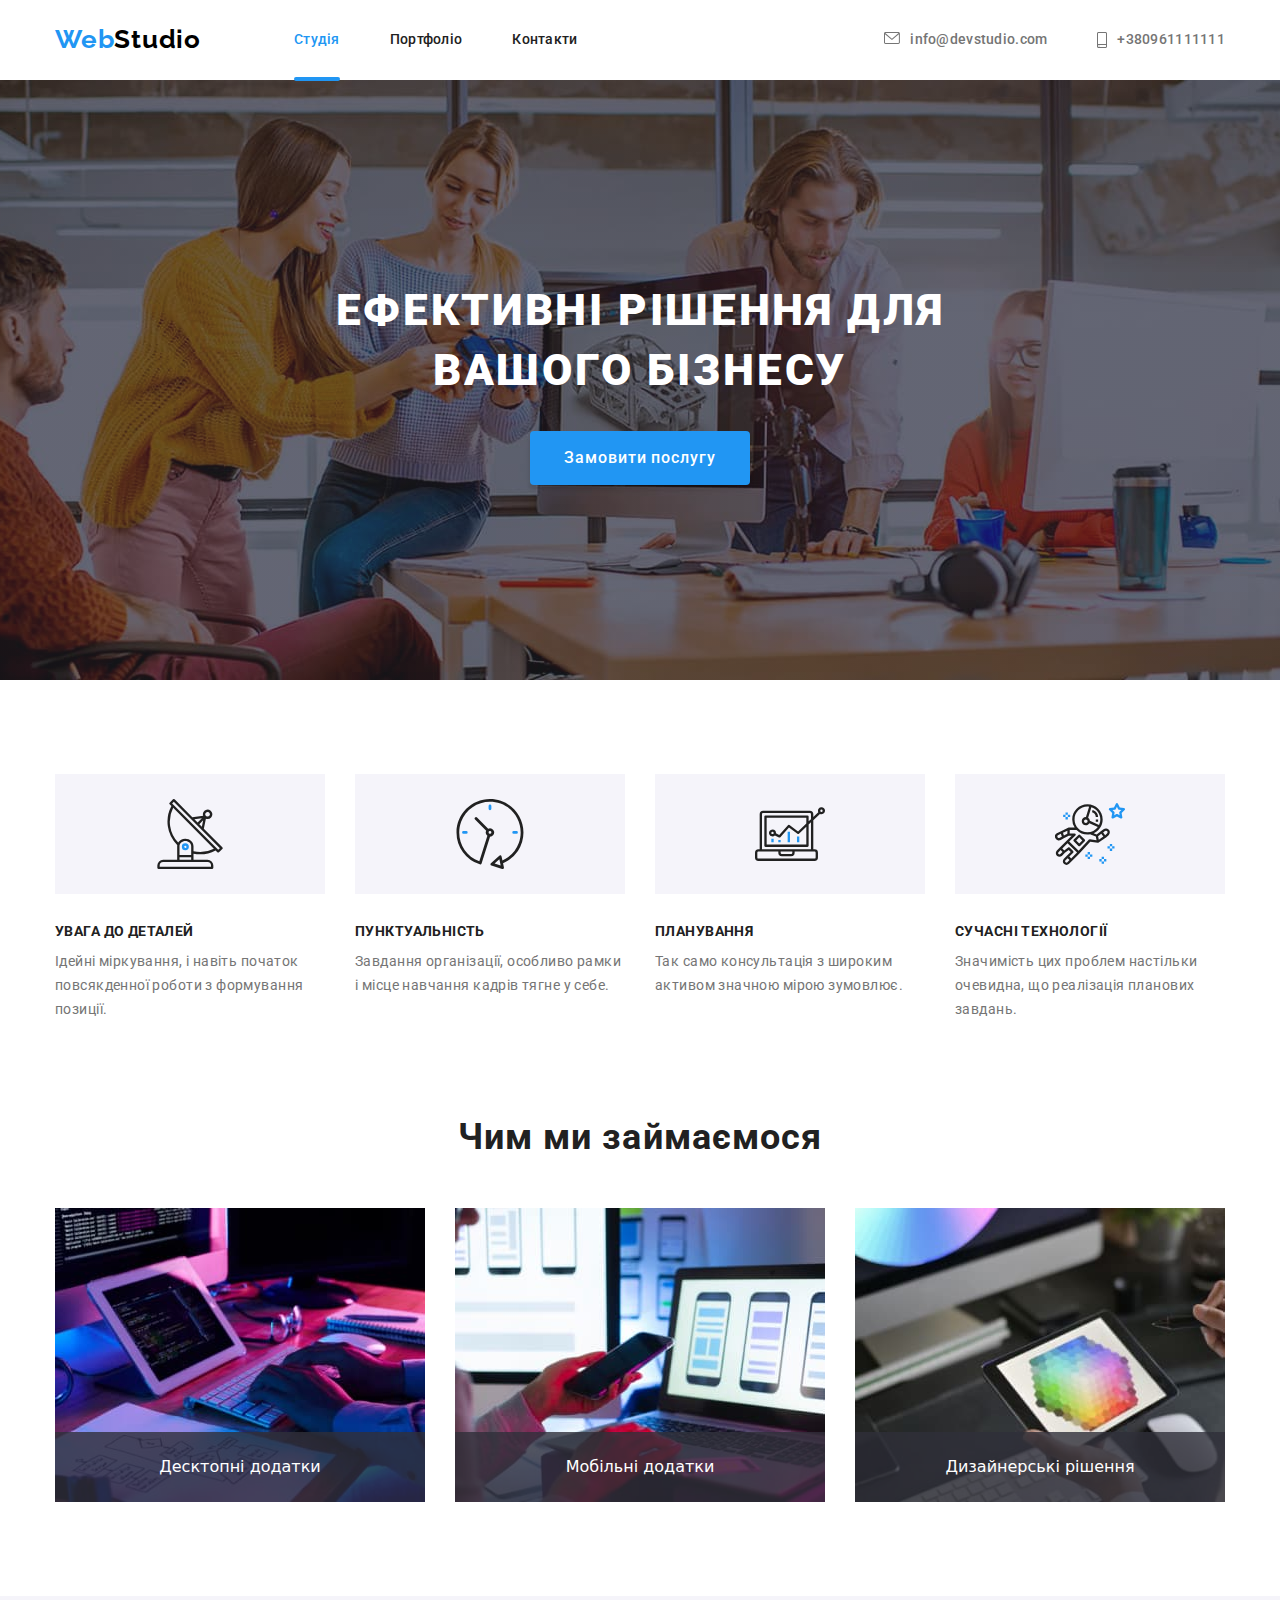
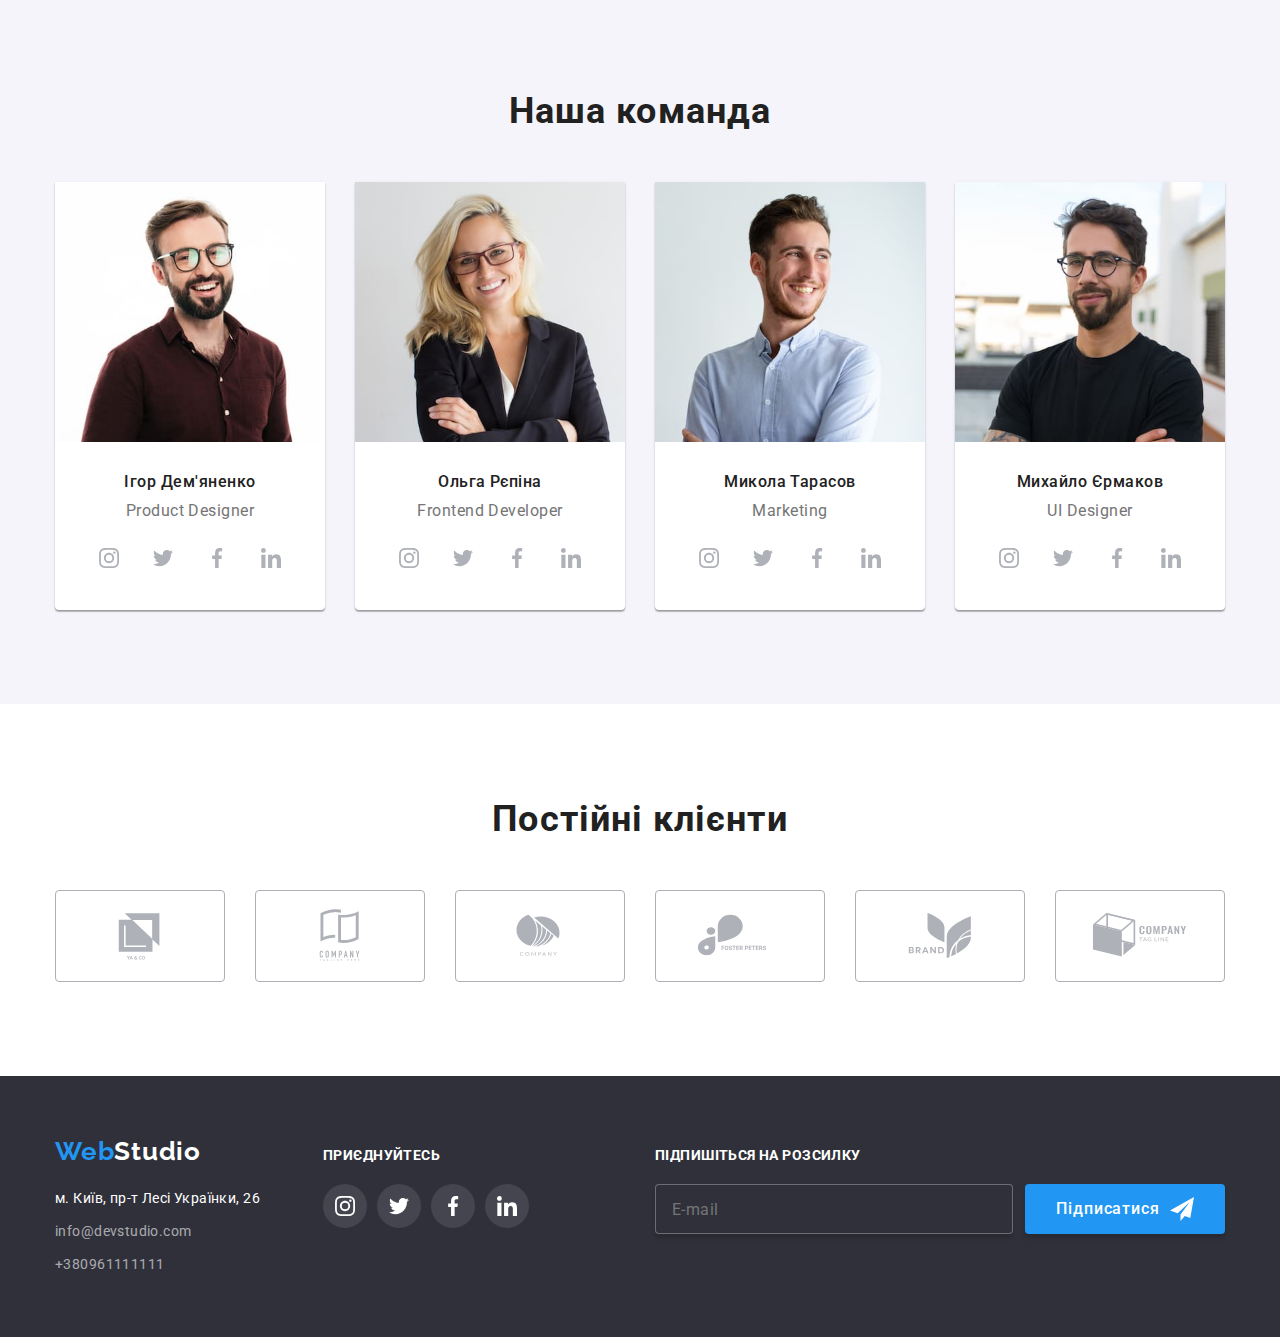
<file: index.html>
<!DOCTYPE html>
<html lang="uk">

<head>
    <meta charset="UTF-8">
    <meta http-equiv="X-UA-Compatible" content="IE=edge">
    <meta name="viewport" content="width=device-width, initial-scale=1.0">
    <title>WebStudio</title>

    <link rel="stylesheet"
        href="https://cdnjs.cloudflare.com/ajax/libs/modern-normalize/1.0.0/modern-normalize.min.css" />
    
        <link rel="stylesheet" href="./css/main.min.css" />
        <link rel="stylesheet" href="./css/style.css" />

    <link rel="preconnect" href="https://fonts.googleapis.com">
    <link rel="preconnect" href="https://fonts.gstatic.com" crossorigin>
    <link
        href="https://fonts.googleapis.com/css2?family=Raleway:wght@700&family=Roboto:wght@400;500;700;900&display=swap"
        rel="stylesheet">

</head>

<body>

    <header class="page-header">
        <div class="container page-header-container">
            <nav class="page-nav">
                <a href="./index.html" class="logohead link">
                    Web<span class="header-logo-span">Studio</span>
                </a>
                <ul class="nav-list list">
                    <li><a href="./index.html" class="nav-link link current-page">Студія</a></li>
                    <li><a href="./portfolio.html" class="nav-link link">Портфоліо</a></li>
                    <li><a href="#footer" class="nav-link link">Контакти</a></li>
                </ul>
            </nav>
            <ul class="contact-list list">
                <li class="contact-item">
                    <a href="mailto:info@devstudio.com" class="contact-list-link link">
                        <svg lang="en" aria-label="envelope icon" class="envelope-list-icon">
                            <use href="./images/sprite.svg#icon-envelope"></use>
                        </svg>
                        info@devstudio.com
                    </a>
                </li>
                <li class="contact-item">
                    <a href="tel:+380961111111" class="contact-list-link link">
                        <svg lang="en" aria-label="smartphone icon" class="smartphone-list-icon">
                            <use href="./images/sprite.svg#icon-smartphone"></use>
                        </svg>
                        +380961111111
                    </a>
                </li>
            </ul>
        </div>
    </header>

    <main>

        <section class="section section-order">
            <div class="container container-order">
                <h1 class="order-text">Ефективні рішення для вашого бізнесу</h1>
                <button type="button" class="order-button"
                data-modal-open>Замовити послугу</button>
            </div>
        </section>

        <section class="section features-box">
            <div class="container">
                <h2 hidden>Особливості</h2>
                <ul class="list features-list">
                    <li class="features-list-width">
                        <div class="features-icon-box">
                            <svg lang="en" aria-label="antenna icon" class="features-icon">
                                <use href="./images/sprite.svg#icon-antenna"></use>
                            </svg>
                        </div>
                        <h3 class="features">Увага до деталей</h3>
                        <p class="features-text">Ідейні міркування, і навіть початок повсякденної роботи з формування
                            позиції.</p>
                    </li>
                    <li class="features-list-width">
                        <div class="features-icon-box">
                            <svg lang="en" aria-label="clock icon" class="features-icon">
                                <use href="./images/sprite.svg#icon-clock"></use>
                            </svg>
                        </div>
                        <h3 class="features">Пунктуальність</h3>
                        <p class="features-text">Завдання організації, особливо рамки і місце навчання кадрів тягне у
                            себе.
                        </p>
                    </li>
                    <li class="features-list-width">
                        <div class="features-icon-box">
                            <svg lang="en" aria-label="diagram icon" class="features-icon">
                                <use href="./images/sprite.svg#icon-diagram"></use>
                            </svg>
                        </div>
                        <h3 class="features">Планування</h3>
                        <p class="features-text">Так само консультація з широким активом значною мірою зумовлює.</p>
                    </li>
                    <li class="features-list-width">
                        <div class="features-icon-box">
                            <svg lang="en" aria-label="astronaut icon" class="features-icon">
                                <use href="./images/sprite.svg#icon-astronaut"></use>
                            </svg>
                        </div>
                        <h3 class="features">Сучасні технології</h3>
                        <p class="features-text">Значимість цих проблем настільки очевидна, що реалізація планових
                            завдань.
                        </p>
                    </li>
                </ul>
            </div>
        </section>

        <section class="section">
            <div class="container">
                <h2 class="headline">Чим ми займаємося</h2>
                <ul class="list photo-wraper">
                    <li class="relative-box">
                        <p class="photo-overlay">Десктопні додатки</p>
                        <img src="./images/main1.jpg" alt="Людина користуеться комп'ютером та клавіатурою">
                    </li>
                    <li class="relative-box">
                        <p class="photo-overlay">Мобільні додатки</p>
                        <img src="./images/main2.jpg" alt="Людина користуеться телефоном">
                    </li>
                    <li class="relative-box">
                        <p class="photo-overlay">Дизайнерські рішення</p>
                        <img src="./images/main3.jpg" alt="Людина користуеться схемою кольорів на планшетi">
                    </li>
                </ul>
            </div>
        </section>

        <section class="section team-section">
            <div class="container">
                <h2 class="headline">Наша команда</h2>
                <ul class="list flex-list team-list">
                    <li class="team-li"><img width="270" src="./images/worker1.jpg" alt="Ігор Дем'яненко">
                        <h3 class="teamname">Ігор Дем'яненко</h3>
                        <p class="teamtext">Product Designer</p>
                        <ul class="social-list">
                            <li class="social-list-item">
                                <a href="" class="social-list-link">
                                    <svg lang="en" aria-label="instagram icon" class="social-list-icon">
                                        <use href="./images/sprite.svg#icon-instagram"></use>
                                    </svg>
                                </a>
                            </li>
                            <li class="social-list-item">
                                <a href="" class="social-list-link">
                                    <svg lang="en" aria-label="twitter icon" class="social-list-icon">
                                        <use href="./images/sprite.svg#icon-twitter"></use>
                                    </svg>
                                </a>
                            </li>
                            <li class="social-list-item">
                                <a href="" class="social-list-link">
                                    <svg lang="en" aria-label="facebook icon" class="social-list-icon">
                                        <use href="./images/sprite.svg#icon-facebook"></use>
                                    </svg>
                                </a>
                            </li>
                            <li class="social-list-item">
                                <a href="" class="social-list-link">
                                    <svg lang="en" aria-label="linkedin icon" class="social-list-icon">
                                        <use href="./images/sprite.svg#icon-linkedin"></use>
                                    </svg>
                                </a>
                            </li>
                        </ul>
                    </li>
                    <li class="team-li"><img width="270" src="./images/worker2.jpg" alt="Ольга Рєпіна">
                        <h3 class="teamname">Ольга Рєпіна</h3>
                        <p class="teamtext">Frontend Developer</p>
                        <ul class="social-list">
                            <li class="social-list-item">
                                <a href="" class="social-list-link">
                                    <svg lang="en" aria-label="instagram icon" class="social-list-icon">
                                        <use href="./images/sprite.svg#icon-instagram"></use>
                                    </svg>
                                </a>
                            </li>
                            <li class="social-list-item">
                                <a href="" class="social-list-link">
                                    <svg lang="en" aria-label="twitter icon" class="social-list-icon">
                                        <use href="./images/sprite.svg#icon-twitter"></use>
                                    </svg>
                                </a>
                            </li>
                            <li class="social-list-item">
                                <a href="" class="social-list-link">
                                    <svg lang="en" aria-label="facebook icon" class="social-list-icon">
                                        <use href="./images/sprite.svg#icon-facebook"></use>
                                    </svg>
                                </a>
                            </li>
                            <li class="social-list-item">
                                <a href="" class="social-list-link">
                                    <svg lang="en" aria-label="linkedin icon" class="social-list-icon">
                                        <use href="./images/sprite.svg#icon-linkedin"></use>
                                    </svg>
                                </a>
                            </li>
                        </ul>
                    </li>
                    <li class="team-li"><img width="270" src="./images/worker3.jpg" alt="Микола Тарасов">
                        <h3 class="teamname">Микола Тарасов</h3>
                        <p class="teamtext">Marketing</p>
                        <ul class="social-list">
                            <li class="social-list-item">
                                <a href="" class="social-list-link">
                                    <svg lang="en" aria-label="instagram icon" class="social-list-icon">
                                        <use href="./images/sprite.svg#icon-instagram"></use>
                                    </svg>
                                </a>
                            </li>
                            <li class="social-list-item">
                                <a href="" class="social-list-link">
                                    <svg lang="en" aria-label="twitter icon" class="social-list-icon">
                                        <use href="./images/sprite.svg#icon-twitter"></use>
                                    </svg>
                                </a>
                            </li>
                            <li class="social-list-item">
                                <a href="" class="social-list-link">
                                    <svg lang="en" aria-label="facebook icon" class="social-list-icon">
                                        <use href="./images/sprite.svg#icon-facebook"></use>
                                    </svg>
                                </a>
                            </li>
                            <li class="social-list-item">
                                <a href="" class="social-list-link">
                                    <svg lang="en" aria-label="linkedin icon" class="social-list-icon">
                                        <use href="./images/sprite.svg#icon-linkedin"></use>
                                    </svg>
                                </a>
                            </li>
                        </ul>
                    </li>
                    <li class="team-li"><img width="270" src="./images/worker4.jpg" alt="Михайло Єрмаков">
                        <h3 class="teamname">Михайло Єрмаков</h3>
                        <p class="teamtext">UI Designer</p>
                        <ul class="social-list">
                            <li class="social-list-item">
                                <a href="" class="social-list-link">
                                    <svg lang="en" aria-label="instagram icon" class="social-list-icon">
                                        <use href="./images/sprite.svg#icon-instagram"></use>
                                    </svg>
                                </a>
                            </li>
                            <li class="social-list-item">
                                <a href="" class="social-list-link">
                                    <svg lang="en" aria-label="twitter icon" class="social-list-icon">
                                        <use href="./images/sprite.svg#icon-twitter"></use>
                                    </svg>
                                </a>
                            </li>
                            <li class="social-list-item">
                                <a href="" class="social-list-link">
                                    <svg lang="en" aria-label="facebook icon" class="social-list-icon">
                                        <use href="./images/sprite.svg#icon-facebook"></use>
                                    </svg>
                                </a>
                            </li>
                            <li class="social-list-item">
                                <a href="" class="social-list-link">
                                    <svg lang="en" aria-label="linkedin icon" class="social-list-icon">
                                        <use href="./images/sprite.svg#icon-linkedin"></use>
                                    </svg>
                                </a>
                            </li>
                        </ul>
                    </li>
                </ul>
            </div>
        </section>

        <section class="section">
            <div class="container">
                <h2 class="headline">Постійні клієнти</h2>
                <ul class="list clients-list">
                    <li class="clients-list-item">
                        <a href="" class="clients-list-link">
                            <svg class="clients-list-icon">
                                <use href="./images/sprite.svg#icon-Logo-1"></use>
                            </svg>
                        </a>
                    </li>
                    <li class="clients-list-item">
                        <a href="" class="clients-list-link">
                            <svg class="clients-list-icon">
                                <use href="./images/sprite.svg#icon-Logo-2"></use>
                            </svg>
                        </a>
                    </li>
                    <li class="clients-list-item">
                        <a href="" class="clients-list-link">
                            <svg class="clients-list-icon">
                                <use href="./images/sprite.svg#icon-Logo-3"></use>
                            </svg>
                        </a>
                    </li>
                    <li class="clients-list-item">
                        <a href="" class="clients-list-link">
                            <svg class="clients-list-icon">
                                <use href="./images/sprite.svg#icon-Logo-4"></use>
                            </svg>
                        </a>
                    </li>
                    <li class="clients-list-item">
                        <a href="" class="clients-list-link">
                            <svg class="clients-list-icon">
                                <use href="./images/sprite.svg#icon-Logo-5"></use>
                            </svg>
                        </a>
                    </li>
                    <li class="clients-list-item">
                        <a href="" class="clients-list-link">
                            <svg class="clients-list-icon">
                                <use href="./images/sprite.svg#icon-Logo-6"></use>
                            </svg>
                        </a>
                    </li>
                </ul>
            </div>
        </section>

    </main>

    <footer id="footer">
        <div class="container footer-flex">
            <div>
                <a href="./index.html" class="footerlogo link">
                    Web<span class="footer-logo-span">Studio</span>
                </a>
                <address>
                    <ul class="list footer-list">
                        <li><a href="https://goo.gl/maps/CPtrU1FHBa2aNyZL9" target="_blank"
                                rel="noopener noreferrer nofollow" class="address-street link">м. Київ, пр-т Лесі
                                Українки,
                                26</a></li>
                        <li><a href="mailto:info@devstudio.com" class="address-mail-tel link">info@devstudio.com</a>
                        </li>
                        <li><a href="tel:+380961111111" class="address-mail-tel link">+380961111111</a></li>
                    </ul>
                </address>
            </div>
            <div class="join-us-box">
                <p class="join-us-text">приєднуйтесь</p>
                <ul class="list join-us-list">
                    <li class="join-us-list-item">
                        <a href="" class="join-us-list-link">
                            <svg lang="en" aria-label="instagram icon" class="join-us-list-icon">
                                <use href="./images/sprite.svg#icon-instagram"></use>
                            </svg>
                        </a>
                    </li>
                    <li class="join-us-list-item">
                        <a href="" class="join-us-list-link">
                            <svg lang="en" aria-label="twitter icon" class="join-us-list-icon">
                                <use href="./images/sprite.svg#icon-twitter"></use>
                            </svg>
                        </a>
                    </li>
                    <li class="join-us-list-item">
                        <a href="" class="join-us-list-link">
                            <svg lang="en" aria-label="facebook icon" class="join-us-list-icon">
                                <use href="./images/sprite.svg#icon-facebook"></use>
                            </svg>
                        </a>
                    </li>
                    <li class="join-us-list-item">
                        <a href="" class="join-us-list-link">
                            <svg lang="en" aria-label="linkedin icon" class="join-us-list-icon">
                                <use href="./images/sprite.svg#icon-linkedin"></use>
                            </svg>
                        </a>
                    </li>
                </ul>
            </div>
            <div class="subscription-box">
                <p class="subscription-text">Підпишіться на розсилку</p>
                <form class="subscription-form">
                    <input class="subscription-input" type="email" name="subscription email" placeholder="E-mail" />
                    <button class="subscription-button" type="submit">
                        <span>Підписатися</span>
                        <svg lang="en" aria-label="subscription icon" class="subscription-icon">
                            <use href="./images/sprite.svg#icon-subscription"></use>
                        </svg>
                    </button>
                </form>
            </div>
        </div>
    </footer>

            <div class="backdrop is-hidden" data-modal>
                <div class="modal">
                    <button data-modal-close class="icon-close-bnt">   
                        <svg lang="en" class="icon-close">
                            <use href="./images/sprite.svg#icon-close"></use>
                        </svg>
                    </button>
                    <div class="modal-text-container">
                        <p class="modal-text">Залиште свої дані, ми вам передзвонимо</p>
                        <form action="userform" class="modal-form">
                            <label class="modal-label">Ім'я
                               <input type="text" class="modal-input" name="username"> 
                                <span class="modal-span">
                                    <svg lang="en" class="modal-icon-name">
                                        <use href="./images/sprite.svg#icon-name"></use>
                                    </svg>
                                </span>
                            </label>
                            <label class="modal-label">Телефон
                                <input type="text" class="modal-input" name="userphone">
                                <span class="modal-span">
                                    <svg lang="en" class="modal-icon-phone">
                                        <use href="./images/sprite.svg#icon-phone"></use>
                                    </svg>
                                </span>
                            </label>
                            <label class="modal-label">Пошта
                                <input type="text" class="modal-input" name="useremail">
                                <span class="modal-span">
                                    <svg lang="en" class="modal-icon-email">
                                        <use href="./images/sprite.svg#icon-email"></use>
                                    </svg>
                                </span>
                            </label>
                            <label class="modal-label label-comment">Коментар
                                <textarea name="commentary" class="modal-textarea" placeholder="Введіть текст"></textarea>
                            </label>
                            <label class="modal-checkbox-label">
                                <input type="checkbox" class="modal-checkbox-input" name="userterms">
                                <svg class="icon-checkbox">
                                    <use href="./images/sprite.svg#icon-checkbox"></use>
                                </svg>
                                <span class="modal-checkbox-text">
                                    Погоджуюся з розсилкою та приймаю <a class="link user-agreement-link" href="">Умови договору</a>
                                </span>
                            </label>
                            <button class="modal-button" type="submit">
                                Відправити
                            </button>
                        </form>
                    </div>
                </div>
            </div>

    <script src="./JS/modal.js"></script>

</body>

</html>
</file>
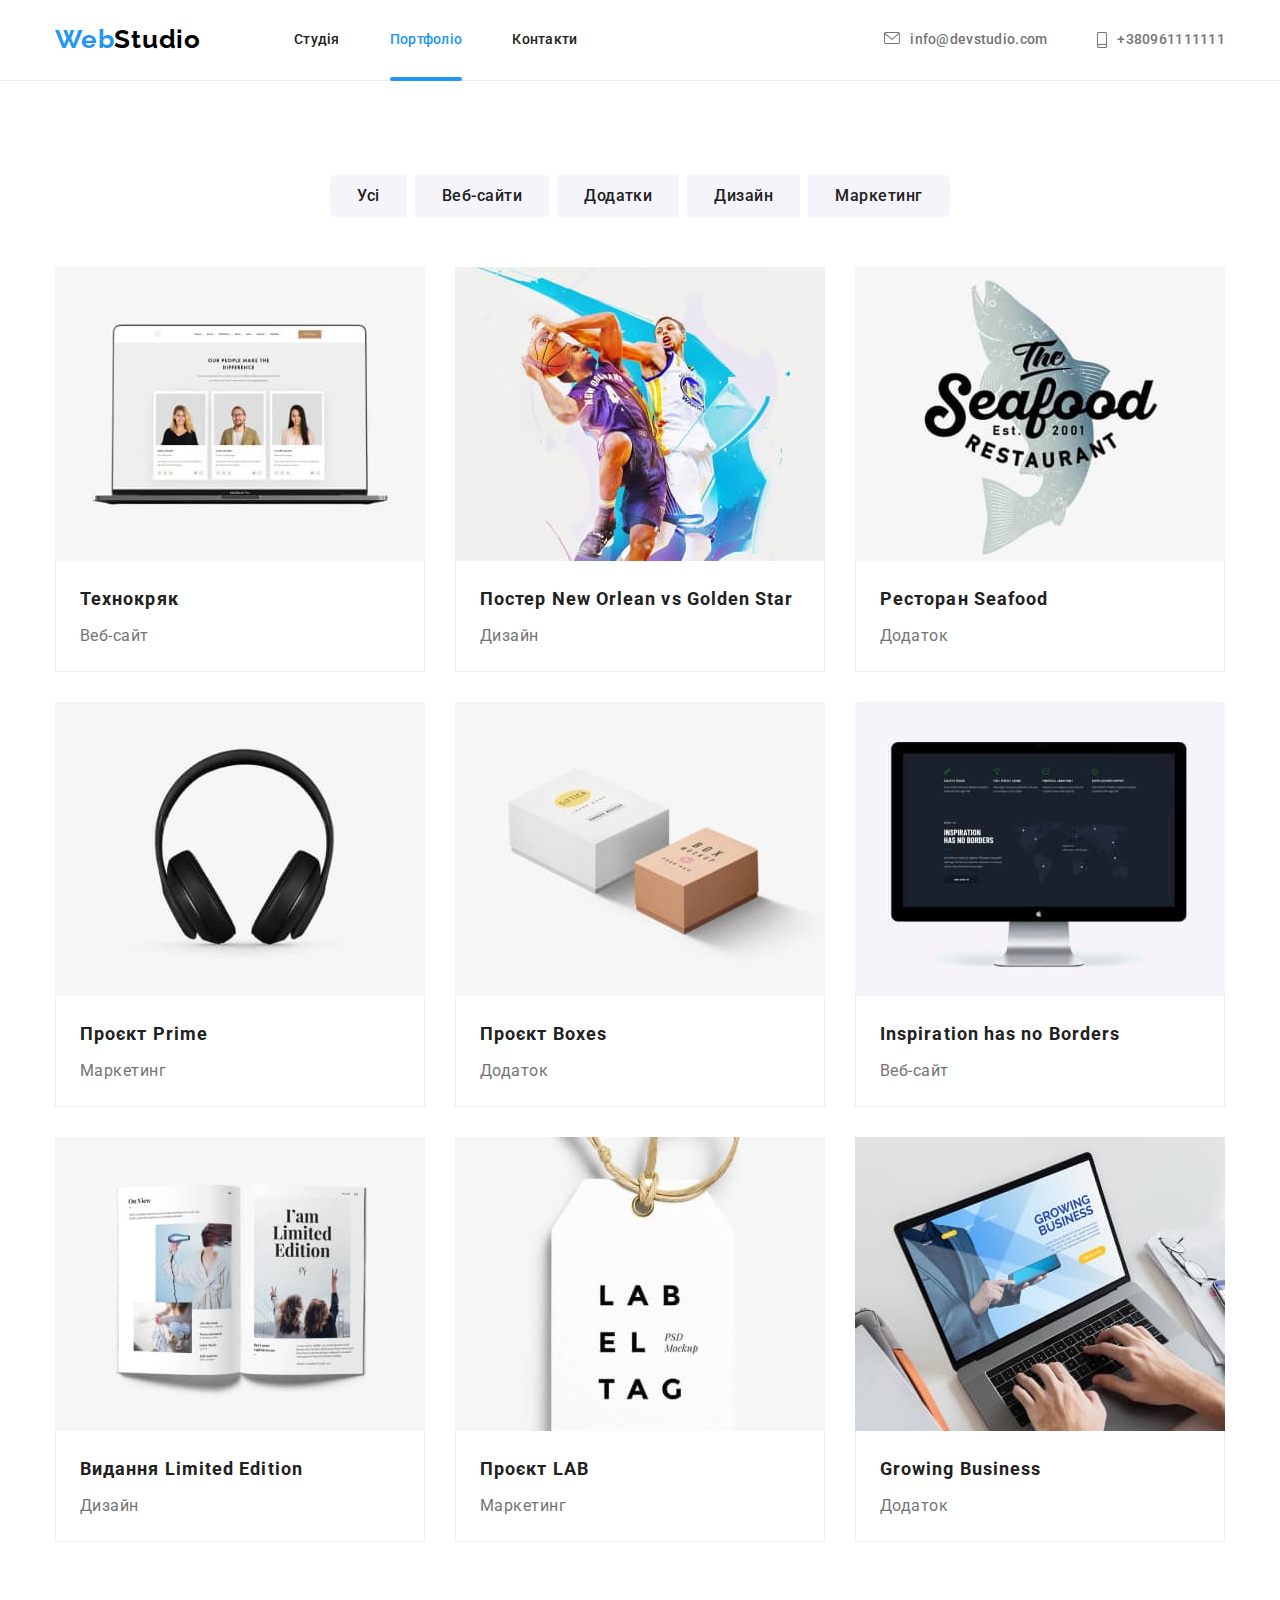
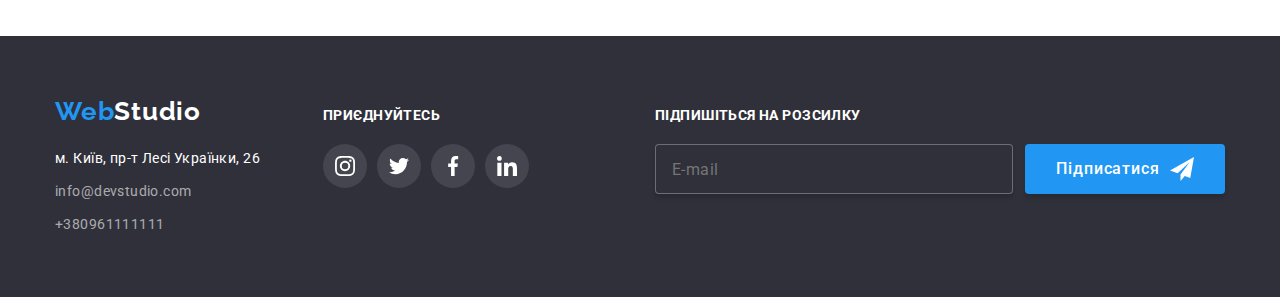
<file: portfolio.html>
<!DOCTYPE html>
<html lang="en">

<head>
    <meta charset="UTF-8">
    <meta http-equiv="X-UA-Compatible" content="IE=edge">
    <meta name="viewport" content="width=, initial-scale=1.0">
    <title>Portfolio</title>

    <link rel="stylesheet"
        href="https://cdnjs.cloudflare.com/ajax/libs/modern-normalize/1.0.0/modern-normalize.min.css" />
    
    <link rel="stylesheet" href="./css/main.min.css" />
    <link rel="stylesheet" href="./css/style.css" />

    <link rel="preconnect" href="https://fonts.googleapis.com">
    <link rel="preconnect" href="https://fonts.gstatic.com" crossorigin>
    <link
        href="https://fonts.googleapis.com/css2?family=Raleway:wght@700&family=Roboto:wght@400;500;700;900&display=swap"
        rel="stylesheet">

</head>

<body>

    <header class="page-header header-border">
        <div class="container page-header-container">
            <nav class="page-nav">
                <a href="./index.html" class="logohead link">
                    Web<span class="header-logo-span">Studio</span>
                </a>
                <ul class="nav-list list">
                    <li><a href="./index.html" class="nav-link link">Студія</a></li>
                    <li><a href="./portfolio.html" class="nav-link link current-page">Портфоліо</a></li>
                    <li><a href="#footer" class="nav-link link">Контакти</a></li>
                </ul>
            </nav>
            <ul class="contact-list list">
                <li class="contact-item">
                    <a href="mailto:info@devstudio.com" class="contact-list-link link">
                        <svg lang="en" aria-label="envelope icon" class="envelope-list-icon">
                            <use href="./images/sprite.svg#icon-envelope"></use>
                        </svg>
                        info@devstudio.com
                    </a>
                </li>
                <li class="contact-item">
                    <a href="tel:+380961111111" class="contact-list-link link">
                        <svg lang="en" aria-label="smartphone icon" class="smartphone-list-icon">
                            <use href="./images/sprite.svg#icon-smartphone"></use>
                        </svg>
                        +380961111111
                    </a>
                </li>
            </ul>
        </div>
    </header>

    <main>
        <section class="section">
            <div class="container">
                <h1 hidden>Приклади робіт у портфоліо</h1>
                <ul class="list filters-list">
                    <li><button type="button" class="filters-button">Усі</button></li>
                    <li><button type="button" class="filters-button">Веб-сайти</button></li>
                    <li><button type="button" class="filters-button">Додатки</button></li>
                    <li><button type="button" class="filters-button">Дизайн</button></li>
                    <li><button type="button" class="filters-button">Маркетинг</button></li>
                </ul>

                <h2 hidden>Роботи у портфоліо</h2>
                <ul class="list flex-list portfolio-list">
                    <li class="portfolio-list-li">
                        <a href="" class="portfolio-list-link link">
                            <div class="portfolio-overlay-wrap">
                                <img width="370" src="./images/technocrack.jpg" alt="Зображення комп'ютера">
                                <div class="portfolio-overlay">Ресурс пропонує комплексні пропозиції з різним рівнем функціоналу та сервісів. Все це дозволить відвідувачу отримати
                                вичерпні відомості про компанію чи приватну особу.</div>
                            </div>
                            <div class="portfolio-text">
                                <h3 class="portfolio-works">Технокряк</h3>
                                <p class="portfolio-works-type">Веб-сайт</p>
                            </div>
                        </a>
                    </li>
                    <li class="portfolio-list-li">
                        <a href="" class="portfolio-list-link link">
                            <div class="portfolio-overlay-wrap">
                                <img width="370" src="./images/poster.jpg" alt="Зображення постера">
                                <div class="portfolio-overlay">Ресурс пропонує комплексні пропозиції з різним рівнем функціоналу та сервісів. Все це
                                    дозволить відвідувачу отримати вичерпні відомості про компанію чи приватну особу.
                                </div>
                            </div>
                            <div class="portfolio-text">
                                <h3 class="portfolio-works">Постер New Orlean vs Golden Star</h3>
                                <p class="portfolio-works-type">Дизайн</p>
                            </div>
                        </a>
                    </li>
                    <li class="portfolio-list-li">
                        <a href="" class="portfolio-list-link link">
                            <div class="portfolio-overlay-wrap">
                                <img width="370" src="./images/restaurantseafood.jpg" alt="Микола Тарасов">
                                <div class="portfolio-overlay">Ресурс пропонує комплексні пропозиції з різним рівнем функціоналу та сервісів. Все це
                                    дозволить відвідувачу отримати
                                    вичерпні відомості про компанію чи приватну особу.</div>
                            </div>  
                            <div class="portfolio-text">
                                <h3 class="portfolio-works">Ресторан Seafood</h3>
                                <p class="portfolio-works-type">Додаток</p>
                            </div>
                        </a>
                    </li>
                    <li class="portfolio-list-li">
                        <a href="" class="portfolio-list-link link">
                            <div class="portfolio-overlay-wrap">
                            <img width="370" src="./images/projectprime.jpg" alt="Михайло Єрмаков">
                                <div class="portfolio-overlay">Ресурс пропонує комплексні пропозиції з різним рівнем функціоналу та сервісів. Все це
                                    дозволить відвідувачу отримати
                                    вичерпні відомості про компанію чи приватну особу.</div>
                            </div>
                            <div class="portfolio-text">
                                <h3 class="portfolio-works">Проєкт Prime</h3>
                                <p class="portfolio-works-type">Маркетинг</p>
                            </div>
                        </a>
                    </li>
                    <li class="portfolio-list-li">
                        <a href="" class="portfolio-list-link link">
                            <div class="portfolio-overlay-wrap">
                            <img width="370" src="./images/projectboxes.jpg" alt="Микола Тарасов">
                                <div class="portfolio-overlay">Ресурс пропонує комплексні пропозиції з різним рівнем функціоналу та сервісів. Все це
                                    дозволить відвідувачу отримати
                                    вичерпні відомості про компанію чи приватну особу.</div>
                            </div>
                            <div class="portfolio-text">
                                <h3 class="portfolio-works">Проєкт Boxes</h3>
                                <p class="portfolio-works-type">Додаток</p>
                            </div>
                        </a>
                    </li>
                    <li class="portfolio-list-li">
                        <a href="" class="portfolio-list-link link">
                            <div class="portfolio-overlay-wrap">
                                <img width="370" src="./images/noborders.jpg" alt="Микола Тарасов">
                                <div class="portfolio-overlay">Ресурс пропонує комплексні пропозиції з різним рівнем функціоналу та сервісів. Все це
                                    дозволить відвідувачу отримати
                                    вичерпні відомості про компанію чи приватну особу.</div>
                            </div>
                            <div class="portfolio-text">
                                <h3 class="portfolio-works">Inspiration has no Borders</h3>
                                <p class="portfolio-works-type">Веб-сайт</p>
                            </div>
                        </a>
                    </li>
                    <li class="portfolio-list-li">
                        <a href="" class="portfolio-list-link link">
                            <div class="portfolio-overlay-wrap">
                                <img width="370" src="./images/limitededition.jpg" alt="Микола Тарасов">
                                <div class="portfolio-overlay">Ресурс пропонує комплексні пропозиції з різним рівнем функціоналу та сервісів. Все це
                                    дозволить відвідувачу отримати
                                    вичерпні відомості про компанію чи приватну особу.</div>
                            </div>
                            <div class="portfolio-text">
                                <h3 class="portfolio-works">Видання Limited Edition</h3>
                                <p class="portfolio-works-type">Дизайн</p>
                            </div>
                        </a>
                    </li>
                    <li class="portfolio-list-li">
                        <a href="" class="portfolio-list-link link">
                            <div class="portfolio-overlay-wrap">
                                <img width="370" src="./images/projectlab.jpg" alt="Микола Тарасов">
                                <div class="portfolio-overlay">Ресурс пропонує комплексні пропозиції з різним рівнем функціоналу та сервісів. Все це
                                    дозволить відвідувачу отримати
                                    вичерпні відомості про компанію чи приватну особу.</div>
                            </div>
                            <div class="portfolio-text">
                                <h3 class="portfolio-works">Проєкт LAB</h3>
                                <p class="portfolio-works-type">Маркетинг</p>
                            </div>
                        </a>
                    </li>
                    <li class="portfolio-list-li">
                        <a href="" class="portfolio-list-link link">
                            <div class="portfolio-overlay-wrap">
                                <img width="370" src="./images/growingbusiness.jpg" alt="Микола Тарасов">
                                <div class="portfolio-overlay">Ресурс пропонує комплексні пропозиції з різним рівнем функціоналу та сервісів. Все це
                                    дозволить відвідувачу отримати
                                    вичерпні відомості про компанію чи приватну особу.</div>
                            </div>
                            <div class="portfolio-text">
                                <h3 class="portfolio-works">Growing Business</h3>
                                <p class="portfolio-works-type">Додаток</p>
                            </div>
                        </a>
                    </li>
                </ul>
            </div>
        </section>
    </main>

    <footer id="footer">
        <div class="container footer-flex">
            <div>
                <a href="./index.html" class="footerlogo link">
                    Web<span class="footer-logo-span">Studio</span>
                </a>
                <address>
                    <ul class="list footer-list">
                        <li><a href="https://goo.gl/maps/CPtrU1FHBa2aNyZL9" target="_blank"
                                rel="noopener noreferrer nofollow" class="address-street link">м. Київ, пр-т Лесі
                                Українки,
                                26</a></li>
                        <li><a href="mailto:info@devstudio.com" class="address-mail-tel link">info@devstudio.com</a>
                        </li>
                        <li><a href="tel:+380961111111" class="address-mail-tel link">+380961111111</a></li>
                    </ul>
                </address>
            </div>

            <div class="join-us-box">
                <h3 class="join-us-text">приєднуйтесь</h3>
                <ul class="list join-us-list">
                    <li class="join-us-list-item">
                        <a href="" class="join-us-list-link">
                            <svg lang="en" aria-label="instagram icon" class="join-us-list-icon">
                                <use href="./images/sprite.svg#icon-instagram"></use>
                            </svg>
                        </a>
                    </li>
                    <li class="join-us-list-item">
                        <a href="" class="join-us-list-link">
                            <svg lang="en" aria-label="twitter icon" class="join-us-list-icon">
                                <use href="./images/sprite.svg#icon-twitter"></use>
                            </svg>
                        </a>
                    </li>
                    <li class="join-us-list-item">
                        <a href="" class="join-us-list-link">
                            <svg lang="en" aria-label="facebook icon" class="join-us-list-icon">
                                <use href="./images/sprite.svg#icon-facebook"></use>
                            </svg>
                        </a>
                    </li>
                    <li class="join-us-list-item">
                        <a href="" class="join-us-list-link">
                            <svg lang="en" aria-label="linkedin icon" class="join-us-list-icon">
                                <use href="./images/sprite.svg#icon-linkedin"></use>
                            </svg>
                        </a>
                    </li>
                </ul>
            </div>

            <div class="subscription-box">
                <p class="subscription-text">Підпишіться на розсилку</p>
                <form class="subscription-form">
                    <input class="subscription-input" type="email" name="subscription email" placeholder="E-mail" />
                    <button class="subscription-button" type="submit">
                        <span>Підписатися</span>
                        <svg lang="en" aria-label="subscription icon" class="subscription-icon">
                            <use href="./images/sprite.svg#icon-subscription"></use>
                        </svg>
                    </button>
                </form>
            </div>

        </div>
    </footer>

</body>

</html>
</file>
<file: css/style.css>
/* ###====== components ======### */

/* ========= header ========= */



/* ========= body index ========= */

/* ========= шапка к кнопкою замовити ========= */


/* ========= блок особливостi ========= */


/* ========= чим займаємося our services ========= */


/* ========= команда ========= */


/* ========= clients ========= */




/* ##======= portfolio.html =======## */

/* ======= filters button ======= */


/* ======= portfolio work ======= */


/* ========= modal and backdrop ========= */
</file>
<file: css/main.min.css>
:root{--accent-color: #2196F3;--background-color: #757575;--primary-font: "Roboto", sans-serif;--secondary-font: "Raleway", sans-serif}.modal-checkbox-label,.modal-span,.clients-list-link,.clients-list,.social-list-link,.photo-overlay,.features-icon-box,.subscription-button,.join-us-list-link{display:flex;align-items:center;justify-content:center}h1,h2,h3,h4,h5,h6,p{margin:0;padding:0}ul,ol{margin:0;padding:0}.link{text-decoration:none}.list *{list-style:none}img{display:block;max-width:100%;height:auto}.logo,button,.link{cursor:pointer}input,textarea{box-sizing:border-box;outline:none}.section{padding-top:94px;padding-bottom:94px}.container{width:1200px;margin-left:auto;margin-right:auto;padding-left:15px;padding-right:15px}.headline{margin-bottom:50px;font-family:var(--primary-font);font-weight:700;font-size:36px;line-height:1.17;text-align:center;letter-spacing:.03em;color:#212121}.flex-list{display:flex;column-gap:30px}.page-header-container,.page-nav{display:flex}.header-border{border-bottom:1px solid #ececec}.logohead{display:inline-block;padding-bottom:24px;padding-top:24px;margin-right:93px;font-family:var(--secondary-font);font-weight:700;font-size:26px;line-height:1.19;letter-spacing:.03em;color:var(--accent-color)}.header-logo-span{color:#000}.nav-list,.contact-list{display:flex;column-gap:50px}.contact-list{margin-left:auto}.nav-link,.contact-list-link{font-family:var(--primary-font);font-size:14px;font-weight:500;line-height:1.14;letter-spacing:.02em;display:inline-block;padding-bottom:32px;padding-top:32px;transition:color 250ms cubic-bezier(0.4, 0, 0.2, 1)}.nav-link{color:#212121;position:relative}.nav-link.nav-link:hover,.nav-link.nav-link:focus{color:var(--accent-color)}.current-page{color:var(--accent-color)}.current-page:after{content:" ";position:absolute;display:block;bottom:-1px;width:100%;height:4px;background-color:var(--accent-color);border-radius:2px}.contact-list-link{display:flex;column-gap:10px;color:var(--background-color)}.contact-list-link:hover,.contact-list-link:focus{color:var(--accent-color)}.envelope-list-icon{width:16px;height:12px;fill:#757575;transition:fill 250ms cubic-bezier(0.4, 0, 0.2, 1)}.contact-list-link:hover .envelope-list-icon,.contact-list-link:focus .envelope-list-icon{fill:var(--accent-color)}.smartphone-list-icon{width:10px;height:16px;fill:#757575;transition:fill 250ms cubic-bezier(0.4, 0, 0.2, 1)}.contact-list-link:hover .smartphone-list-icon,.contact-list-link:focus .smartphone-list-icon{fill:var(--accent-color)}footer{padding-bottom:60px;padding-top:60px}footer,address{background-color:#2f303a;font-style:normal}.footer-flex{display:flex;align-items:baseline}.address-mail-tel,.address-street{display:inline-block;transition:color 250ms cubic-bezier(0.4, 0, 0.2, 1)}.footer-list li:nth-child(-n+2){margin-bottom:9px}.footerlogo{display:inline-block;margin-bottom:20px;font-family:var(--secondary-font);font-weight:700;font-size:26px;line-height:1.19;letter-spacing:.03em;color:var(--accent-color)}.footer-logo-span{color:#fff}.address-street{font-family:var(--primary-font);font-weight:400;font-size:14px;line-height:1.71;letter-spacing:.03em;color:#fff}.address-street:hover,.address-street:focus{color:var(--accent-color)}.address-mail-tel{font-family:var(--primary-font);font-weight:400;font-size:14px;line-height:1.71;letter-spacing:.03em;color:rgba(255,255,255,.6)}.address-mail-tel:hover,.address-mail-tel:focus{color:var(--accent-color)}.join-us-box{margin-left:auto;margin-right:auto}.join-us-text{margin-bottom:20px;font-family:var(--primary-font);font-style:normal;font-weight:700;font-size:14px;line-height:1.14;letter-spacing:.03em;text-transform:uppercase;color:#fff}.join-us-list{display:flex;justify-content:center;column-gap:10px}.join-us-list-link{transition:background-color 250ms cubic-bezier(0.4, 0, 0.2, 1);width:44px;height:44px;border-radius:50%;background-color:rgba(255,255,255,.1)}.join-us-list-link:hover,.join-us-list-link:focus{background-color:var(--accent-color)}.join-us-list-icon{width:20px;height:20px;fill:#fff}.subscription-box{margin-left:auto}.subscription-text{font-family:var(--primary-font);font-style:normal;font-weight:700;font-size:14px;line-height:1.14;letter-spacing:.03em;text-transform:uppercase;color:#fff;margin-bottom:20px}.subscription-form{display:flex;column-gap:12px}.subscription-input{font-family:var(--primary-font);font-style:normal;font-weight:400;font-size:16px;line-height:1.25;letter-spacing:.03em;color:rgba(255,255,255,.6);width:358px;height:50px;padding:15px 16px 15px 16px;margin:0;background:#2f303a;box-shadow:0px 4px 4px rgba(0,0,0,.15);border-radius:4px;border:1px solid rgba(255,255,255,.3);transition:border-color 250ms cubic-bezier(0.4, 0, 0.2, 1)}.subscription-input:focus{border-color:var(--accent-color)}.subscription-button{column-gap:10px;width:200px;height:50px;font-family:var(--primary-font);font-style:normal;font-weight:500;font-size:16px;line-height:1.88;letter-spacing:.06em;color:#fff;background:var(--accent-color);box-shadow:0px 4px 4px rgba(0,0,0,.15);border-radius:4px;border-color:rgba(0,0,0,0);transition:background-color 250ms cubic-bezier(0.4, 0, 0.2, 1)}.subscription-button:hover{background-color:#188ce8}.subscription-icon{width:24px;height:24px;fill:#fff}.section-order{background-position:center;background-repeat:no-repeat;background-size:cover;max-width:1600px;height:600px;margin:0 auto;padding-top:200px;padding-bottom:200px;text-align:center;background-color:#2f303a;color:#fff;background-image:linear-gradient(rgba(47, 48, 58, 0.4), rgba(47, 48, 58, 0.4)),url("../images/background.jpg")}.order-text{width:696px;margin-bottom:30px;margin-left:auto;margin-right:auto;font-family:var(--primary-font);font-weight:900;font-size:44px;line-height:1.37;letter-spacing:.06em;text-transform:uppercase}.order-button{padding:10px 32px 10px 32px;background-color:var(--accent-color);color:#fff;font-family:var(--primary-font);font-style:normal;font-weight:500;font-size:16px;line-height:1.88;letter-spacing:.06em;box-shadow:0px 4px 4px rgba(0,0,0,.15);border-radius:4px;border-color:rgba(0,0,0,0);transition:background-color 250ms cubic-bezier(0.4, 0, 0.2, 1)}.order-button:hover{background-color:#188ce8}.features-box{padding-bottom:0}.features-list{display:flex;column-gap:30px}.features-list-width{width:270px}.features{margin-top:0;margin-bottom:10px;font-family:var(--primary-font);font-weight:700;font-size:14px;line-height:1.14;letter-spacing:.03em;text-transform:uppercase;color:#212121}.features-text{font-family:var(--primary-font);font-weight:400;font-size:14px;line-height:1.71;letter-spacing:.03em;color:var(--background-color)}.features-icon{width:70px;height:70px}.features-icon-box{height:120px;margin-bottom:30px;background-color:#f5f4fa}.relative-box{position:relative}.photo-overlay{position:absolute;width:370px;height:70px;bottom:0;background-color:rgba(47,48,58,.8);color:#fff}.photo-overlay p{font-family:var(--primary-font);font-weight:700;font-size:14px;line-height:1.14;letter-spacing:.03em;text-transform:uppercase}.photo-wraper-box{padding-bottom:94px}.photo-wraper{display:flex;justify-content:center;column-gap:30px}.team-section{background-color:#f5f4fa}.team-li{background-color:#fff;box-shadow:0px 1px 3px rgba(0,0,0,.12),0px 1px 1px rgba(0,0,0,.14),0px 2px 1px rgba(0,0,0,.2);border-radius:0px 0px 4px 4px}.teamname{padding-top:30px;margin-bottom:10px;margin-top:0;font-family:var(--primary-font);font-weight:500;font-size:16px;line-height:1.19;text-align:center;letter-spacing:.03em;color:#212121}.teamtext{margin-bottom:16px;font-family:var(--primary-font);font-weight:400;font-size:16px;line-height:1.19;text-align:center;letter-spacing:.03em;color:var(--background-color)}.social-list{display:flex;justify-content:center;column-gap:10px;padding-bottom:30px}.social-list-link{transition:background-color 250ms cubic-bezier(0.4, 0, 0.2, 1);width:44px;height:44px;border-radius:50%;background-color:#fff}.social-list-link:hover,.social-list-link:focus{background-color:var(--accent-color)}.social-list-icon{width:20px;height:20px;fill:#afb1b8;transition:fill 250ms cubic-bezier(0.4, 0, 0.2, 1)}.social-list-link:hover .social-list-icon,.social-list-link:focus .social-list-icon{fill:#fff}.clients-list{column-gap:30px}.clients-list-link{transition:border-color 250ms cubic-bezier(0.4, 0, 0.2, 1);width:170px;height:92px;border:1px solid #afb1b8;border-radius:4px}.clients-list-link:hover,.clients-list-link:focus{border-color:var(--accent-color)}.clients-list-icon{width:106px;height:60px;fill:#afb1b8;transition:fill 250ms cubic-bezier(0.4, 0, 0.2, 1)}.clients-list-link:hover .clients-list-icon,.clients-list-link:focus .clients-list-icon{fill:var(--accent-color)}.filters-list{display:flex;column-gap:8px;justify-content:center;margin-bottom:50px}.filters-button{padding:6px 25px 6px 25px;font-family:var(--primary-font);font-weight:500;font-size:16px;line-height:1.62;text-align:center;letter-spacing:.03em;color:#212121;background-color:#f5f4fa;border-radius:4px;border-color:rgba(0,0,0,0);transition:color 250ms cubic-bezier(0.4, 0, 0.2, 1),background-color 250ms cubic-bezier(0.4, 0, 0.2, 1),box-shadow 250ms cubic-bezier(0.4, 0, 0.2, 1)}.filters-button:hover,.filters-button:focus{color:#fff;background-color:var(--accent-color);box-shadow:0px 3px 1px rgba(0,0,0,.1),0px 1px 2px rgba(0,0,0,.08),0px 2px 2px rgba(0,0,0,.12)}.portfolio-list{flex-wrap:wrap;gap:30px}.portfolio-list-link{display:block;transition:box-shadow 250ms cubic-bezier(0.4, 0, 0.2, 1)}.portfolio-list-link:hover,.portfolio-list-link:focus{box-shadow:0px 3px 1px rgba(0,0,0,.1),0px 1px 2px rgba(0,0,0,.08),0px 2px 2px rgba(0,0,0,.12)}.portfolio-text{padding:20px 24px 20px 24px;border:1px solid #eee;border-top:0}.portfolio-works{margin-bottom:4px;font-family:var(--primary-font);font-weight:700;font-size:18px;line-height:2;letter-spacing:.06em;color:#212121}.portfolio-works-type{font-family:var(--primary-font);font-weight:400;font-size:16px;line-height:1.88;letter-spacing:.03em;color:var(--background-color)}.portfolio-overlay-wrap{position:relative;overflow:hidden}.portfolio-overlay{position:absolute;content:"";transform:translateY(101%);transition:transform 250ms cubic-bezier(0.4, 0, 0.2, 1);top:0;left:0;width:100%;height:100%;padding:63px 24px 63px 24px;background:rgba(33,150,243,.9);font-family:var(--primary-font);font-style:normal;font-weight:400;font-size:18px;line-height:1.55;letter-spacing:.03em;color:#fff}.portfolio-list-link:hover .portfolio-overlay,.portfolio-list-link:focus .portfolio-overlay{transform:translateY(0)}.is-hidden{pointer-events:none;visibility:hidden;opacity:0}.backdrop{position:fixed;z-index:100;top:0;left:0;width:100%;height:100%;background:rgba(0,0,0,.2);transition:visibility 250ms cubic-bezier(0.4, 0, 0.2, 1),opacity 250ms cubic-bezier(0.4, 0, 0.2, 1)}.modal{position:absolute;top:50%;left:50%;transform:translate(-50%, -50%);width:528px;height:581px;background:#fff;box-shadow:0px 1px 3px rgba(0,0,0,.12),0px 1px 1px rgba(0,0,0,.14),0px 2px 1px rgba(0,0,0,.2);border-radius:4px}.icon-close{width:11px;height:11px;transition:fill 250ms cubic-bezier(0.4, 0, 0.2, 1)}.icon-close-bnt:hover .icon-close{fill:var(--accent-color)}.icon-close-bnt{position:absolute;top:8px;right:8px;width:30px;height:30px;border-radius:50%;border:1px solid rgba(0,0,0,.1);background-color:rgba(0,0,0,0)}.modal{padding:40px}.modal-icon-name{width:12px;height:12px;transition:fill 50ms cubic-bezier(0.4, 0, 0.2, 1)}.modal-input:focus+.modal-span .modal-icon-name{fill:var(--accent-color)}.modal-icon-phone{width:13px;height:13px;transition:fill 50ms cubic-bezier(0.4, 0, 0.2, 1)}.modal-input:focus+.modal-span .modal-icon-phone{fill:var(--accent-color)}.modal-icon-email{width:15px;height:12px;transition:fill 50ms cubic-bezier(0.4, 0, 0.2, 1)}.modal-input:focus+.modal-span .modal-icon-email{fill:var(--accent-color)}.modal-text{font-family:var(--primary-font);font-style:normal;font-weight:700;font-size:20px;line-height:1.15;text-align:center;letter-spacing:.03em;color:#212121;margin-bottom:12px}.modal-form{display:flex;flex-direction:column}.modal-label{display:flex;flex-direction:column;row-gap:4px;margin-bottom:10px;font-family:var(--primary-font);font-style:normal;font-weight:400;font-size:12px;line-height:1.17;letter-spacing:.01em;color:#757575}.label-comment{margin-bottom:20px}.modal-input{position:relative;padding:12px;padding-left:42px;border:1px solid rgba(33,33,33,.2);border-radius:4px;transition:border-color 250ms cubic-bezier(0.4, 0, 0.2, 1)}.modal-input:focus{border-color:var(--accent-color)}.modal-textarea{height:120px;padding:12px;border:1px solid rgba(33,33,33,.2);border-radius:4px}textarea{transition:border-color 250ms cubic-bezier(0.4, 0, 0.2, 1);resize:none}textarea:focus{border-color:var(--accent-color)}.modal-span{position:absolute;z-index:1;transform:translate(2px, 18px);width:18px;height:18px;margin:12px 11px}.modal-checkbox-text{font-family:var(--primary-font);font-style:normal;font-weight:400;font-size:14px;line-height:1.71;letter-spacing:.03em;color:#757575;margin-left:7px}.user-agreement-link{text-decoration-line:underline;color:var(--accent-color)}.modal-checkbox-label{margin-left:auto;margin-right:auto;margin-bottom:30px;width:423px;height:24px}.modal-checkbox-input{appearance:none;position:absolute}.icon-checkbox{width:16px;height:15px;fill:none;border:1px solid #757575;border-radius:2px;transition:fill 250ms cubic-bezier(0.4, 0, 0.2, 1)}.modal-input:focus+.modal-span .icon-checkbox{fill:var(--accent-color)}.modal-checkbox-input:checked+.icon-checkbox{fill:var(--accent-color);border:none;outline:none}.modal-button{font-family:var(--primary-font);font-style:normal;font-weight:700;font-size:16px;line-height:1.88;letter-spacing:.06em;color:#fff;width:200px;height:50px;margin:auto;background:#188ce8;box-shadow:0px 4px 4px rgba(0,0,0,.15);border-radius:4px;border-color:rgba(0,0,0,0);transition:box-shadow 250ms cubic-bezier(0.4, 0, 0.2, 1)}.modal-button:hover{box-shadow:0px 4px 4px rgba(0,0,0,.3)}/*# sourceMappingURL=main.min.css.map */
</file>
